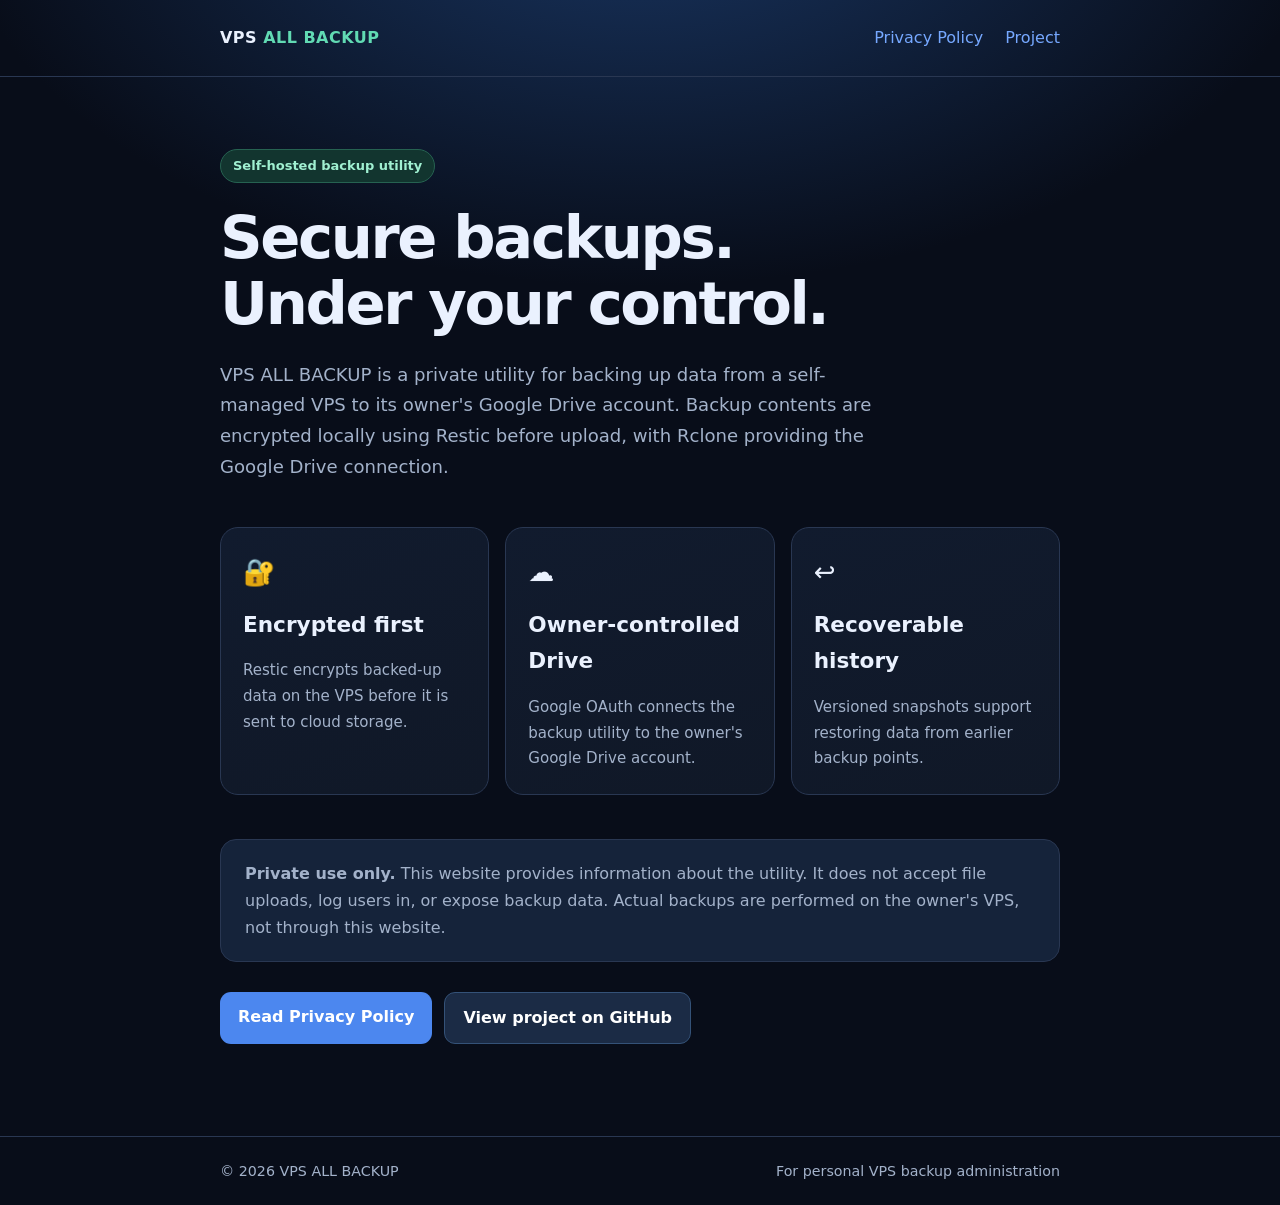
<file: index.html>
<!doctype html>
<html lang="en">
<head>
<meta charset="utf-8"><meta name="viewport" content="width=device-width, initial-scale=1">
<meta name="description" content="A private, encrypted Google Drive backup utility for a self-managed VPS.">
<title>VPS ALL BACKUP | Private, encrypted VPS backups</title>
<link rel="stylesheet" href="/assets/style.css">
</head>
<body>
<header><nav class="wrap" aria-label="Main navigation"><a class="logo" href="/">VPS <span>ALL BACKUP</span></a><div class="links"><a href="/privacy/">Privacy Policy</a><a href="https://github.com/Weloveahmed/vps-all-backup">Project</a></div></nav></header>
<main class="wrap">
<span class="eyebrow">Self-hosted backup utility</span>
<h1>Secure backups.<br>Under your control.</h1>
<p class="lead">VPS ALL BACKUP is a private utility for backing up data from a self-managed VPS to its owner's Google Drive account. Backup contents are encrypted locally using Restic before upload, with Rclone providing the Google Drive connection.</p>
<div class="grid">
<section class="card"><div class="icon" aria-hidden="true">🔐</div><h2>Encrypted first</h2><p>Restic encrypts backed-up data on the VPS before it is sent to cloud storage.</p></section>
<section class="card"><div class="icon" aria-hidden="true">☁️</div><h2>Owner-controlled Drive</h2><p>Google OAuth connects the backup utility to the owner's Google Drive account.</p></section>
<section class="card"><div class="icon" aria-hidden="true">↩️</div><h2>Recoverable history</h2><p>Versioned snapshots support restoring data from earlier backup points.</p></section>
</div>
<div class="note"><p><strong>Private use only.</strong> This website provides information about the utility. It does not accept file uploads, log users in, or expose backup data. Actual backups are performed on the owner's VPS, not through this website.</p></div>
<div class="actions"><a class="btn" href="/privacy/">Read Privacy Policy</a><a class="btn secondary" href="https://github.com/Weloveahmed/vps-all-backup">View project on GitHub</a></div>
</main>
<footer><div class="wrap"><span>© 2026 VPS ALL BACKUP</span><span>For personal VPS backup administration</span></div></footer>
</body></html>
</file>
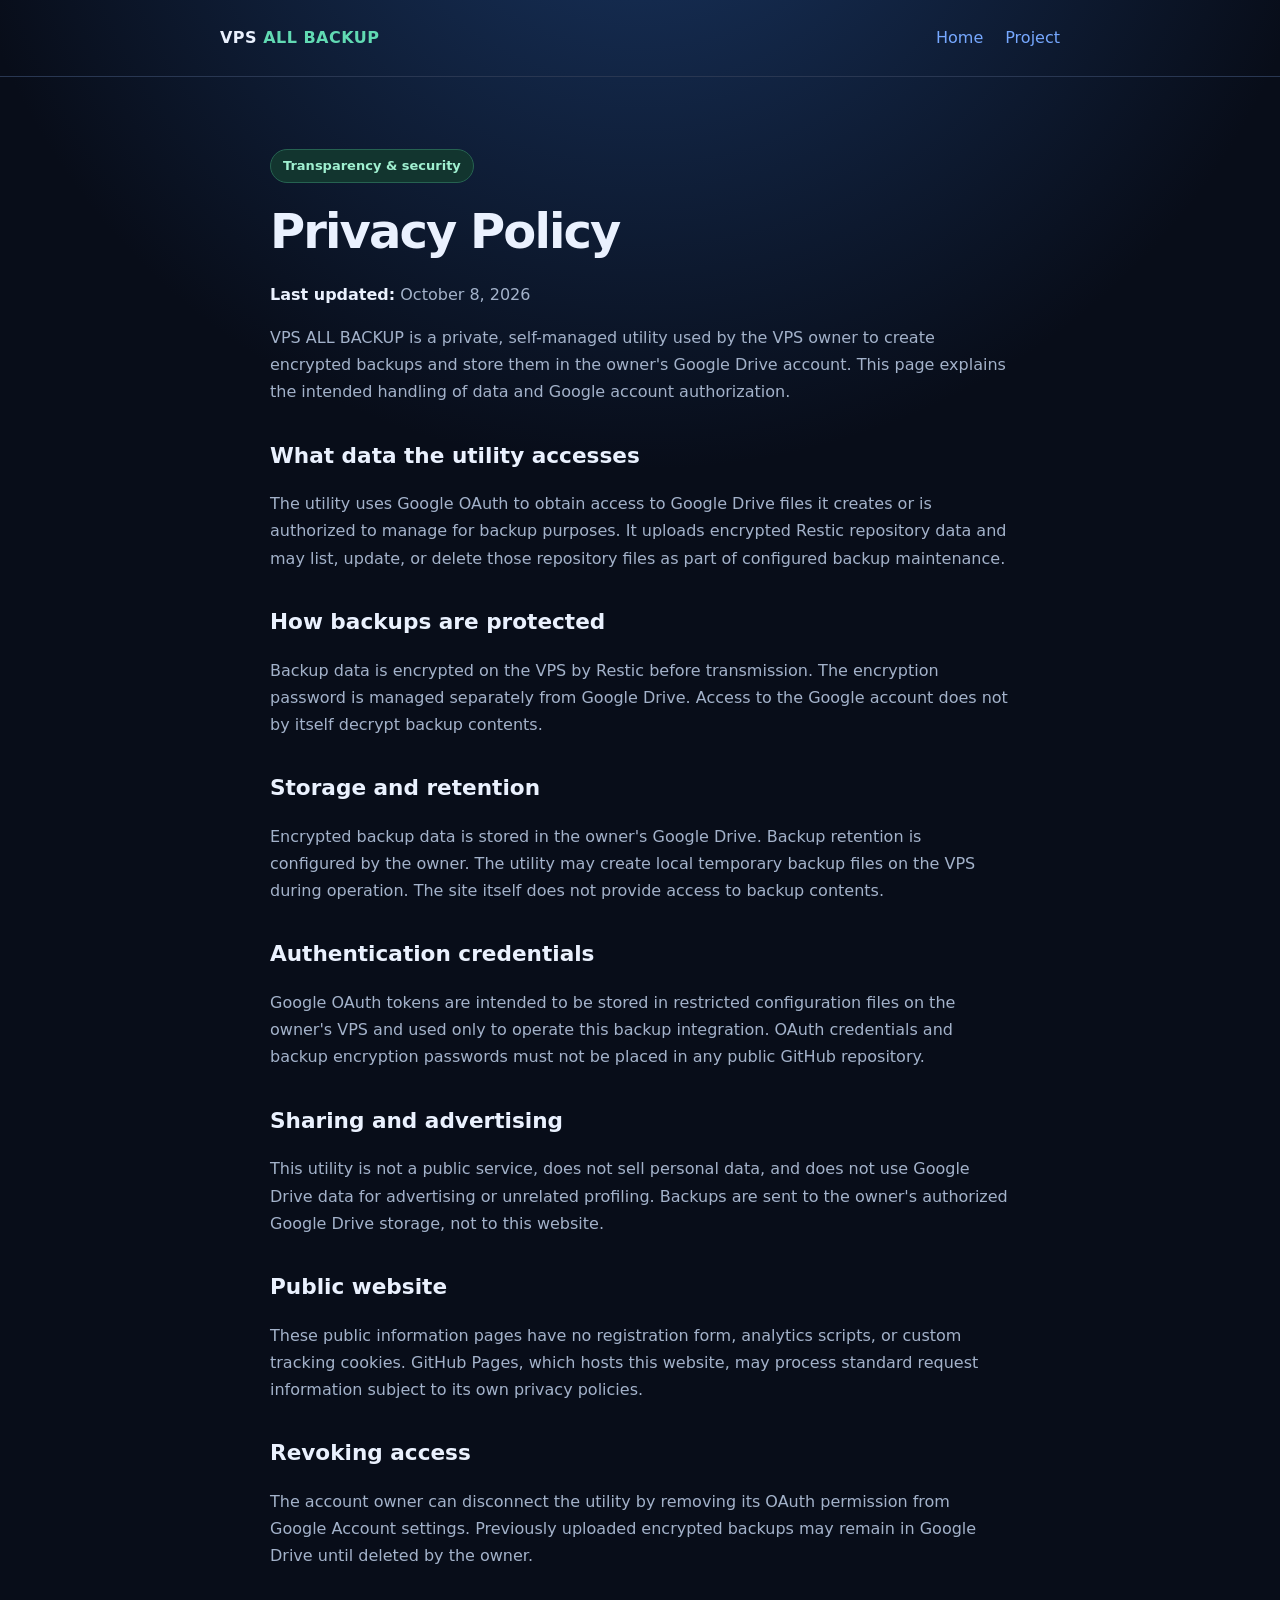
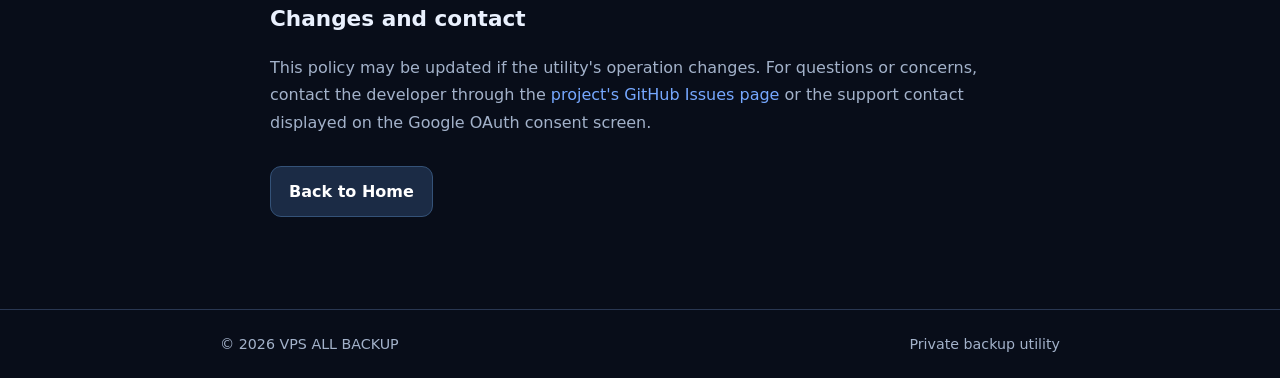
<file: privacy/index.html>
<!doctype html>
<html lang="en">
<head>
<meta charset="utf-8"><meta name="viewport" content="width=device-width, initial-scale=1">
<meta name="description" content="Privacy Policy for VPS ALL BACKUP, a private encrypted Google Drive backup tool.">
<title>Privacy Policy | VPS ALL BACKUP</title>
<link rel="stylesheet" href="/assets/style.css">
</head>
<body>
<header><nav class="wrap" aria-label="Main navigation"><a class="logo" href="/">VPS <span>ALL BACKUP</span></a><div class="links"><a href="/">Home</a><a href="https://github.com/Weloveahmed/vps-all-backup">Project</a></div></nav></header>
<main class="wrap document"><span class="eyebrow">Transparency &amp; security</span><h1>Privacy Policy</h1><p><strong>Last updated:</strong> October 8, 2026</p>
<p>VPS ALL BACKUP is a private, self-managed utility used by the VPS owner to create encrypted backups and store them in the owner's Google Drive account. This page explains the intended handling of data and Google account authorization.</p>
<h2>What data the utility accesses</h2><p>The utility uses Google OAuth to obtain access to Google Drive files it creates or is authorized to manage for backup purposes. It uploads encrypted Restic repository data and may list, update, or delete those repository files as part of configured backup maintenance.</p>
<h2>How backups are protected</h2><p>Backup data is encrypted on the VPS by Restic before transmission. The encryption password is managed separately from Google Drive. Access to the Google account does not by itself decrypt backup contents.</p>
<h2>Storage and retention</h2><p>Encrypted backup data is stored in the owner's Google Drive. Backup retention is configured by the owner. The utility may create local temporary backup files on the VPS during operation. The site itself does not provide access to backup contents.</p>
<h2>Authentication credentials</h2><p>Google OAuth tokens are intended to be stored in restricted configuration files on the owner's VPS and used only to operate this backup integration. OAuth credentials and backup encryption passwords must not be placed in any public GitHub repository.</p>
<h2>Sharing and advertising</h2><p>This utility is not a public service, does not sell personal data, and does not use Google Drive data for advertising or unrelated profiling. Backups are sent to the owner's authorized Google Drive storage, not to this website.</p>
<h2>Public website</h2><p>These public information pages have no registration form, analytics scripts, or custom tracking cookies. GitHub Pages, which hosts this website, may process standard request information subject to its own privacy policies.</p>
<h2>Revoking access</h2><p>The account owner can disconnect the utility by removing its OAuth permission from Google Account settings. Previously uploaded encrypted backups may remain in Google Drive until deleted by the owner.</p>
<h2>Changes and contact</h2><p>This policy may be updated if the utility's operation changes. For questions or concerns, contact the developer through the <a href="https://github.com/Weloveahmed/vps-all-backup/issues">project's GitHub Issues page</a> or the support contact displayed on the Google OAuth consent screen.</p>
<div class="actions"><a class="btn secondary" href="/">Back to Home</a></div>
</main><footer><div class="wrap"><span>© 2026 VPS ALL BACKUP</span><span>Private backup utility</span></div></footer>
</body></html>
</file>
<file: assets/style.css>
:root{color-scheme:dark;--bg:#080d19;--surface:#111b2e;--surface-2:#15233a;--line:#293752;--text:#eaf1fe;--muted:#a3b2ca;--accent:#76a8ff;--good:#61dab3}*{box-sizing:border-box}html{scroll-behavior:smooth}body{margin:0;background:radial-gradient(ellipse 72% 45% at 50% -10%,#193663,transparent 75%),var(--bg);color:var(--text);font:16px/1.7 system-ui,-apple-system,Segoe UI,Roboto,Arial,sans-serif}a{color:var(--accent);text-decoration:none}a:hover{text-decoration:underline}.wrap{width:min(840px,calc(100% - 40px));margin:auto}header{border-bottom:1px solid var(--line)}nav{min-height:76px;display:flex;align-items:center;justify-content:space-between;gap:22px;flex-wrap:wrap;padding:12px 0}nav .links{display:flex;gap:22px;align-items:center}.logo{color:var(--text);font-weight:760;letter-spacing:.03em}.logo span{color:var(--good)}main{padding:72px 0 92px}.eyebrow{display:inline-block;padding:5px 12px;border:1px solid #266251;border-radius:99px;background:#12352f;color:#a0f0d1;font-size:13px;font-weight:600}h1{font-size:clamp(2rem,5vw,3.7rem);letter-spacing:-.04em;line-height:1.12;margin:22px 0 22px}h2{font-size:1.35rem;margin:0 0 12px}p,li{color:var(--muted)}.lead{font-size:1.13rem;max-width:680px}.grid{display:grid;grid-template-columns:repeat(3,1fr);gap:16px;margin:44px 0}.card{border:1px solid var(--line);background:linear-gradient(160deg,var(--surface),#101827);border-radius:18px;padding:22px}.card .icon{font-size:26px;margin-bottom:13px}.card p{font-size:.94rem;margin-bottom:0}.note{padding:20px 24px;border-radius:16px;background:var(--surface-2);border:1px solid var(--line);margin-top:34px}.note p{margin:0}.actions{display:flex;flex-wrap:wrap;gap:12px;margin-top:30px}.btn{display:inline-block;background:#4c87ef;color:white;padding:11px 18px;border-radius:11px;font-weight:700}.btn.secondary{background:#1b2b45;border:1px solid #345278}.btn:hover{text-decoration:none;filter:brightness(1.08)}.document{max-width:740px}.document h2{margin-top:32px}.document ul{padding-left:22px}.document strong{color:var(--text)}.document h1{font-size:clamp(2rem,5vw,3rem)}footer{border-top:1px solid var(--line);color:var(--muted);font-size:.89rem}footer .wrap{padding:22px 0;display:flex;justify-content:space-between;gap:12px;flex-wrap:wrap}@media(max-width:650px){main{padding:48px 0 64px}.grid{grid-template-columns:1fr}nav .links{gap:14px}}
</file>
